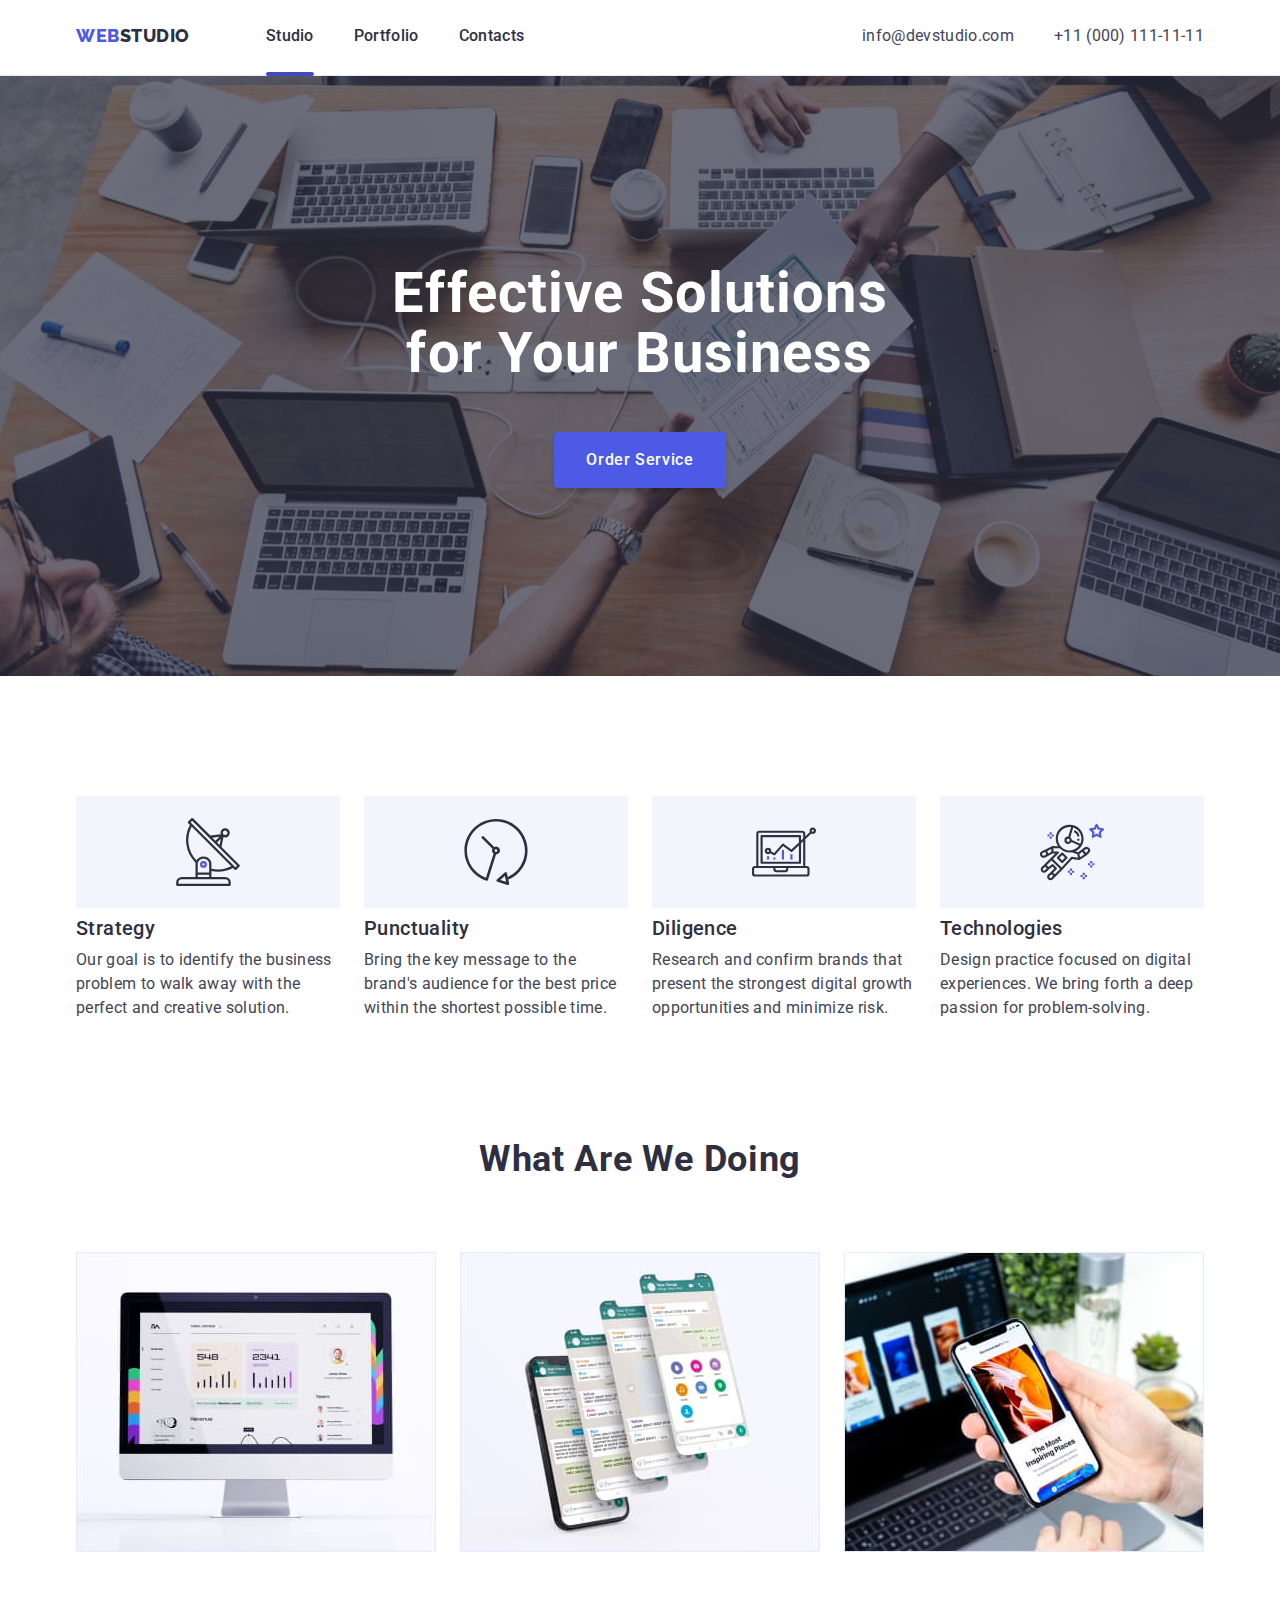
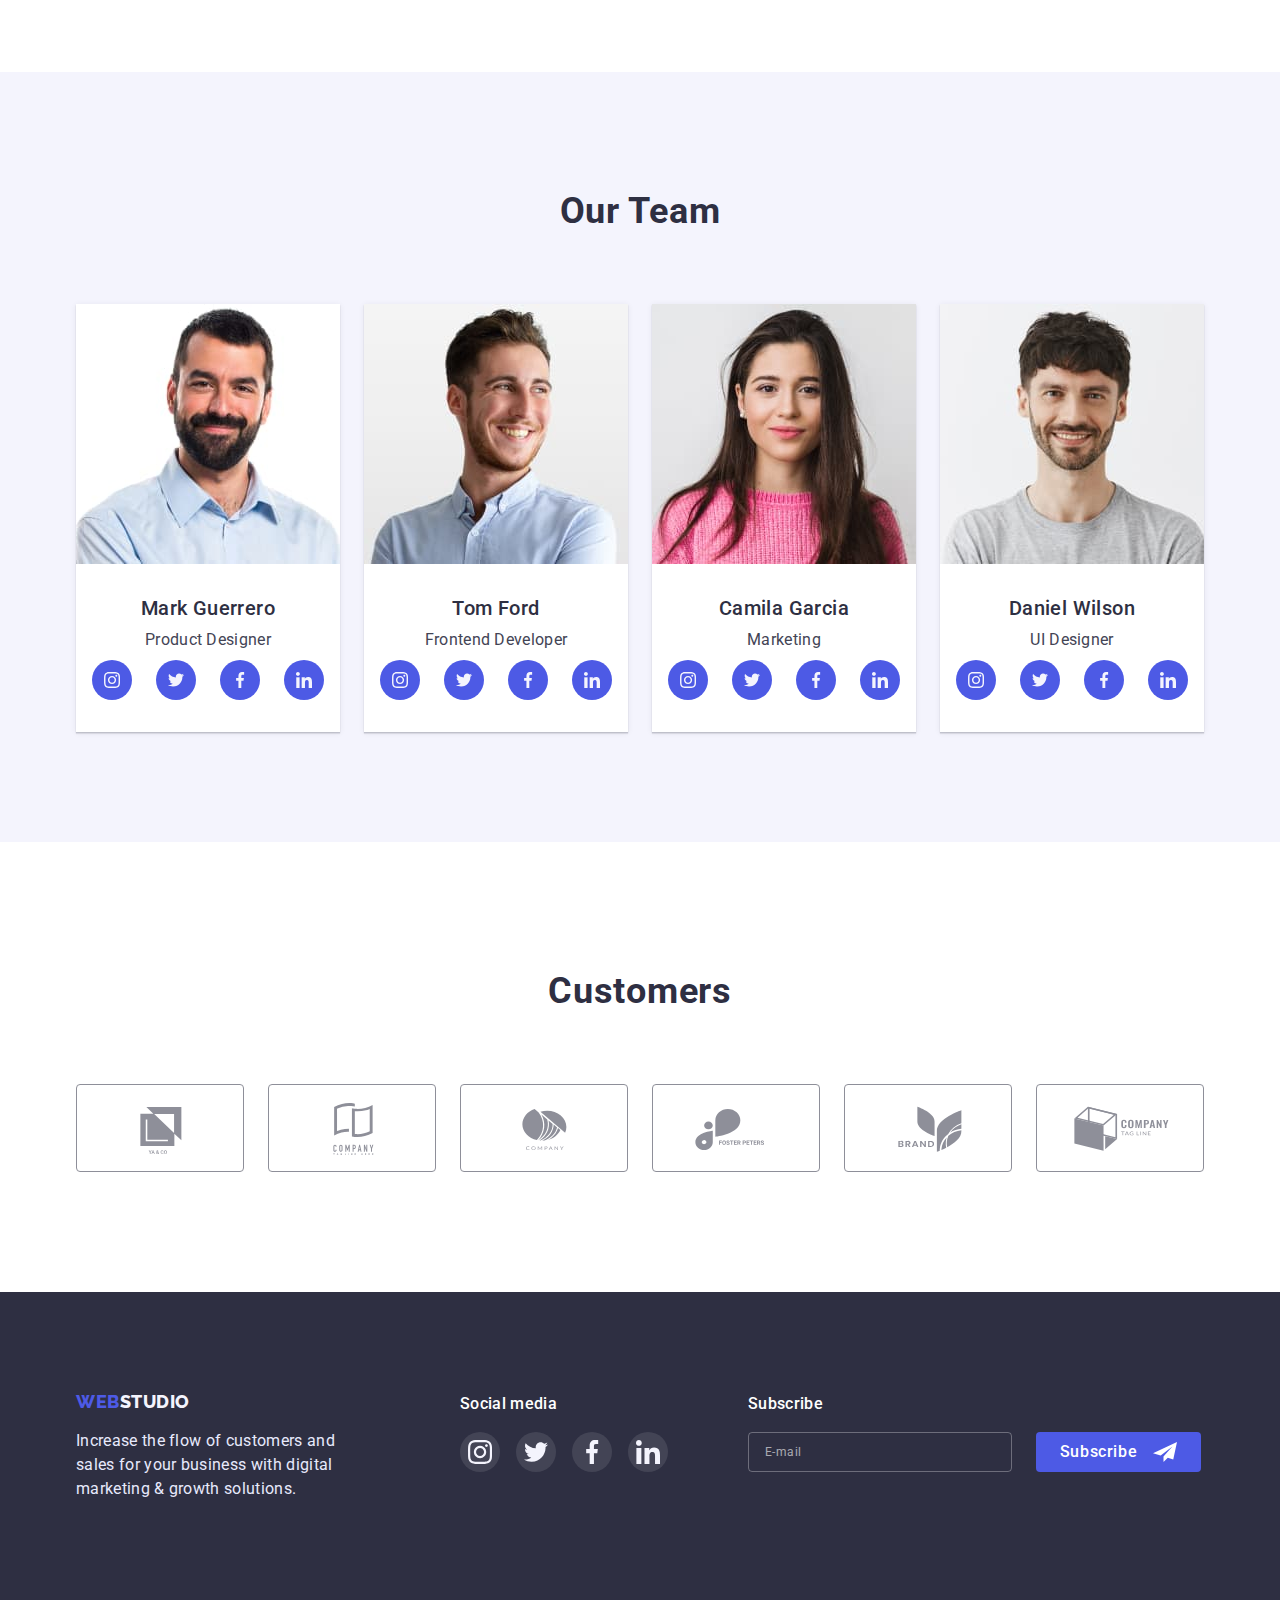
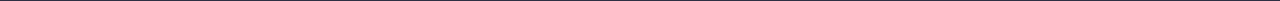
<file: index.html>
<!DOCTYPE html>
<html lang="en">
  <head>
    <meta charset="UTF-8" />
    <meta http-equiv="X-UA-Compatible" content="IE=edge" />
    <meta name="viewport" content="width=device-width, initial-scale=1.0" />
    <title>WebStudio</title>
    <link rel="preconnect" href="https://fonts.googleapis.com" />
    <link rel="preconnect" href="https://fonts.gstatic.com" crossorigin />
    <link
      href="https://fonts.googleapis.com/css2?family=Raleway:wght@800&family=Roboto:wght@400;500;700&display=swap"
      rel="stylesheet"
    />
    <link
      rel="stylesheet"
      href="https://cdnjs.cloudflare.com/ajax/libs/modern-normalize/1.1.0/modern-normalize.min.css"
    />

    <link rel="stylesheet" href="./css/styles.css" />
  </head>
  <body class="body">
    <!--HEADER-->
    <header class="main-header">
      <div class="container heder-container">
        <nav class="main-nav">
          <a class="logotype link" href="./index.html"
            >Web<span class="header-logo-part">Studio</span>
          </a>
          <ul class="menu list">
            <li class="menu-item">
              <a class="menu-link link current" href="./index.html">Studio</a>
            </li>
            <li class="menu-item">
              <a class="menu-link link" href="./portfolio.html">Portfolio</a>
            </li>
            <li class="menu-item">
              <a class="menu-link link" href="">Contacts</a>
            </li>
          </ul>
        </nav>
        <address class="contacts-address">
          <ul class="address-menu list">
            <li class="address-menu-item">
              <a class="contact-e-mail link" href="mailto:info@devstudio.com"
                >info@devstudio.com</a
              >
            </li>
            <li class="address-menu-item">
              <a class="contact-phone-number link" href="tel:+110001111111"
                >+11 (000) 111-11-11</a
              >
            </li>
          </ul>
        </address>
      </div>
    </header>
    <!--MAIN-->
    <main class="main">
      <!--HERO-->
      <section class="hero">
        <h1 class="main-title">Effective Solutions for Your Business</h1>
        <button class="modal-btn" data-modal-open type="button">
          Order Service
        </button>
      </section>
      <!--PRINCIPLRS OF WORK-->
      <section class="principles">
        <div class="container">
          <h2 class="visually-hidden">Principles of work</h2>
          <ul class="principles-list list">
            <li class="principles-item icon-sat-antenna">
              <h3 class="principles-suptitle suptitle">Strategy</h3>
              <p class="principles-text">
                Our goal is to identify the business problem to walk away with
                the perfect and creative solution.
              </p>
            </li>
            <li class="principles-item icon-clock">
              <h3 class="principles-suptitle suptitle">Punctuality</h3>
              <p class="principles-text">
                Bring the key message to the brand's audience for the best price
                within the shortest possible time.
              </p>
            </li>
            <li class="principles-item icon-comp">
              <h3 class="principles-suptitle suptitle">Diligence</h3>
              <p class="principles-text">
                Research and confirm brands that present the strongest digital
                growth opportunities and minimize risk.
              </p>
            </li>
            <li class="principles-item icon-cosmonaut">
              <h3 class="principles-suptitle suptitle">Technologies</h3>
              <p class="principles-text">
                Design practice focused on digital experiences. We bring forth a
                deep passion for problem-solving.
              </p>
            </li>
          </ul>
        </div>
      </section>
      <!--ABOUT-->
      <section class="about">
        <div class="container">
          <h2 class="about-title">What are we doing</h2>
          <ul class="about-list list">
            <li class="about-item">
              <img src="./images/monitor1.jpg" alt="monitor" width="360" />
            </li>
            <li class="about-item">
              <img
                src="./images/smartphone2.jpg"
                alt="smartphone"
                width="360"
              />
            </li>
            <li class="about-item">
              <img
                src="./images/smartphone-laptop3.jpg"
                alt="smartphone laptop"
                width="360"
              />
            </li>
          </ul>
        </div>
      </section>
      <!--OUR TEAM-->
      <section class="team">
        <div class="container">
          <h2 class="team-title">Our Team</h2>
          <ul class="team-list list">
            <li class="team-item">
              <img
                src="./images/mark-guerrero1.jpg"
                alt="employee mark guerrero"
                width="264"
              />
              <div class="team-suptitle-text">
                <h3 class="team-suptitle suptitle">Mark Guerrero</h3>
                <p class="team-text">Product Designer</p>
                <ul class="team-soc-list list">
                  <li class="team-soc-item">
                    <a href="" class="team-soc-link link">
                      <svg class="team-soc-icon" width="16" height="16">
                        <use
                          href="./images/icons.svg/symbol-defs.svg#icon-instagram"
                        ></use>
                      </svg>
                    </a>
                  </li>
                  <li class="team-soc-item">
                    <a href="" class="team-soc-link link">
                      <svg class="team-soc-icon" width="16" height="16">
                        <use
                          href="./images/icons.svg/symbol-defs.svg#icon-twitter"
                        ></use>
                      </svg>
                    </a>
                  </li>
                  <li class="team-soc-item">
                    <a href="" class="team-soc-link link">
                      <svg class="team-soc-icon" width="16" height="16">
                        <use
                          href="./images/icons.svg/symbol-defs.svg#icon-facebook"
                        ></use>
                      </svg>
                    </a>
                  </li>
                  <li class="team-soc-item">
                    <a href="" class="team-soc-link link">
                      <svg class="team-soc-icon" width="16" height="16">
                        <use
                          href="./images/icons.svg/symbol-defs.svg#icon-linkedin"
                        ></use>
                      </svg>
                    </a>
                  </li>
                </ul>
              </div>
            </li>
            <li class="team-item">
              <img
                src="./images/tom-ford2.jpg"
                alt="employee tom ford"
                width="264"
              />
              <div class="team-suptitle-text">
                <h3 class="team-suptitle suptitle">Tom Ford</h3>
                <p class="team-text">Frontend Developer</p>
                <ul class="team-soc-list list">
                  <li class="team-soc-item">
                    <a href="" class="team-soc-link link">
                      <svg class="team-soc-icon" width="16" height="16">
                        <use
                          href="./images/icons.svg/symbol-defs.svg#icon-instagram"
                        ></use>
                      </svg>
                    </a>
                  </li>
                  <li class="team-soc-item">
                    <a href="" class="team-soc-link link">
                      <svg class="team-soc-icon" width="16" height="16">
                        <use
                          href="./images/icons.svg/symbol-defs.svg#icon-twitter"
                        ></use>
                      </svg>
                    </a>
                  </li>
                  <li class="team-soc-item">
                    <a href="" class="team-soc-link link">
                      <svg class="team-soc-icon" width="16" height="16">
                        <use
                          href="./images/icons.svg/symbol-defs.svg#icon-facebook"
                        ></use>
                      </svg>
                    </a>
                  </li>
                  <li class="team-soc-item">
                    <a href="" class="team-soc-link link">
                      <svg class="team-soc-icon" width="16" height="16">
                        <use
                          href="./images/icons.svg/symbol-defs.svg#icon-linkedin"
                        ></use>
                      </svg>
                    </a>
                  </li>
                </ul>
              </div>
            </li>
            <li class="team-item">
              <img
                src="./images/camila-garcia3.jpg"
                alt="employee camila garcia"
                width="264"
              />
              <div class="team-suptitle-text">
                <h3 class="team-suptitle suptitle">Camila Garcia</h3>
                <p class="team-text">Marketing</p>
                <ul class="team-soc-list list">
                  <li class="team-soc-item">
                    <a href="" class="team-soc-link link">
                      <svg class="team-soc-icon" width="16" height="16">
                        <use
                          href="./images/icons.svg/symbol-defs.svg#icon-instagram"
                        ></use>
                      </svg>
                    </a>
                  </li>
                  <li class="team-soc-item">
                    <a href="" class="team-soc-link link">
                      <svg class="team-soc-icon" width="16" height="16">
                        <use
                          href="./images/icons.svg/symbol-defs.svg#icon-twitter"
                        ></use>
                      </svg>
                    </a>
                  </li>
                  <li class="team-soc-item">
                    <a href="" class="team-soc-link link">
                      <svg class="team-soc-icon" width="16" height="16">
                        <use
                          href="./images/icons.svg/symbol-defs.svg#icon-facebook"
                        ></use>
                      </svg>
                    </a>
                  </li>
                  <li class="team-soc-item">
                    <a href="" class="team-soc-link link">
                      <svg class="team-soc-icon" width="16" height="16">
                        <use
                          href="./images/icons.svg/symbol-defs.svg#icon-linkedin"
                        ></use>
                      </svg>
                    </a>
                  </li>
                </ul>
              </div>
            </li>
            <li class="team-item">
              <img
                src="./images/daniel-wilson4.jpg"
                alt="employee daniel wilson"
                width="264"
              />
              <div class="team-suptitle-text">
                <h3 class="team-suptitle suptitle">Daniel Wilson</h3>
                <p class="team-text">UI Designer</p>
                <ul class="team-soc-list list">
                  <li class="team-soc-item">
                    <a href="" class="team-soc-link link">
                      <svg class="team-soc-icon" width="16" height="16">
                        <use
                          href="./images/icons.svg/symbol-defs.svg#icon-instagram"
                        ></use>
                      </svg>
                    </a>
                  </li>
                  <li class="team-soc-item">
                    <a href="" class="team-soc-link link">
                      <svg class="team-soc-icon" width="16" height="16">
                        <use
                          href="./images/icons.svg/symbol-defs.svg#icon-twitter"
                        ></use>
                      </svg>
                    </a>
                  </li>
                  <li class="team-soc-item">
                    <a href="" class="team-soc-link link">
                      <svg class="team-soc-icon" width="16" height="16">
                        <use
                          href="./images/icons.svg/symbol-defs.svg#icon-facebook"
                        ></use>
                      </svg>
                    </a>
                  </li>
                  <li class="team-soc-item">
                    <a href="" class="team-soc-link link">
                      <svg class="team-soc-icon" width="16" height="16">
                        <use
                          href="./images/icons.svg/symbol-defs.svg#icon-linkedin"
                        ></use>
                      </svg>
                    </a>
                  </li>
                </ul>
              </div>
            </li>
          </ul>
        </div>
      </section>
      <!--CUSTOMERS-->
      <section class="customers">
        <div class="container">
          <h2 class="customers-title">Customers</h2>
          <ul class="customers-list list">
            <li class="customers-item">
              <a href="" class="customers-link link">
                <svg class="customers-icon" width="104" height="56">
                  <use
                    href="./images/icons.svg/icons.svg#icon-Logo-ya-and-co-aa"
                  ></use>
                </svg>
              </a>
            </li>
            <li class="customers-item">
              <a href="" class="customers-link link">
                <svg class="customers-icon" width="104" height="56">
                  <use
                    href="./images/icons.svg/icons.svg#icon-Logo-tagline-here-bb"
                  ></use>
                </svg>
              </a>
            </li>
            <li class="customers-item">
              <a href="" class="customers-link link">
                <svg class="customers-icon" width="104" height="56">
                  <use
                    href="./images/icons.svg/icons.svg#icon-Logo-company-cc"
                  ></use>
                </svg>
              </a>
            </li>
            <li class="customers-item">
              <a href="" class="customers-link link">
                <svg class="customers-icon" width="104" height="56">
                  <use
                    href="./images/icons.svg/icons.svg#icon-Logo-foster-peters-dd"
                  ></use>
                </svg>
              </a>
            </li>
            <li class="customers-item">
              <a href="" class="customers-link link">
                <svg class="customers-icon" width="104" height="56">
                  <use
                    href="./images/icons.svg/icons.svg#icon-Logo-brand-ee"
                  ></use>
                </svg>
              </a>
            </li>
            <li class="customers-item">
              <a href="" class="customers-link link">
                <svg class="customers-icon" width="104" height="56">
                  <use
                    href="./images/icons.svg/icons.svg#icon-Logo-company-tag-line-ff"
                  ></use>
                </svg>
              </a>
            </li>
          </ul>
        </div>
      </section>
    </main>
    <!--FOOTER-->
    <footer class="footer">
      <div class="container footer-container">
        <div class="footer-wrap-logo">
          <a class="footer-logotype link" href="./index.html"
            >Web<span class="footer-logo-part">Studio</span>
          </a>
          <p class="footer-text">
            Increase the flow of customers and sales for your business with
            digital marketing & growth solutions.
          </p>
        </div>
        <div class="footer-wrap-cocial-media">
          <h3 class="footer-suptitle">Social media</h3>
          <ul class="footer-soc-list list">
            <li class="footer-soc-item">
              <a href="" class="footer-soc-link link">
                <svg class="footer-soc-icon" width="24" height="24">
                  <use
                    href="./images/icons.svg/symbol-defs.svg#icon-instagram"
                  ></use>
                </svg>
              </a>
            </li>
            <li class="footer-soc-item">
              <a href="" class="footer-soc-link link">
                <svg class="footer-soc-icon" width="24" height="24">
                  <use
                    href="./images/icons.svg/symbol-defs.svg#icon-twitter"
                  ></use>
                </svg>
              </a>
            </li>
            <li class="footer-soc-item">
              <a href="" class="footer-soc-link link">
                <svg class="footer-soc-icon" width="24" height="24">
                  <use
                    href="./images/icons.svg/symbol-defs.svg#icon-facebook"
                  ></use>
                </svg>
              </a>
            </li>
            <li class="footer-soc-item">
              <a href="" class="footer-soc-link link">
                <svg class="footer-soc-icon" width="24" height="24">
                  <use
                    href="./images/icons.svg/symbol-defs.svg#icon-linkedin"
                  ></use>
                </svg>
              </a>
            </li>
          </ul>
        </div>
        <section class="subscribe">
          <h3 class="footer-suptitle">Subscribe</h3>
          <form class="subscribe-form">
            <input
              name="subscribe-email"
              type="email"
              class="subscribe-input"
              placeholder="E-mail"
            />
            <div class="subscribe-btn-wrap">
              <button type="submit" class="btn button-subscribe">
                Subscribe
              </button>
              <svg class="subscribe-btn-icon" width="24" height="24">
                <use href="./images/icons.svg/icons.svg#icon-send-plane"></use>
              </svg>
            </div>
          </form>
        </section>
      </div>
    </footer>
    <div class="backdrop is-hidden" data-modal>
      <div class="modal">
        <button class="modal-close" data-modal-close type="button">
          <svg class="modal-close-icon" width="8" height="8">
            <use
              href="./images/icons.svg/modal-wind-x.svg#icon-close-black-xx"
            ></use>
          </svg>
        </button>
        <p class="modal-title">Leave your contacts and we will call you back</p>
        <form class="modal-form">
          <div class="modal-field">
            <label for="user-name" class="modal-input-text">Name</label>
            <div class="input-wrap">
              <input
                name="user-name"
                id="user-name"
                type="text"
                class="modal-input"
                required
              />
              <svg class="modal-input-icon" width="18" height="18">
                <use href="./images/icons.svg/icons.svg#icon-person-aaa"></use>
              </svg>
            </div>
          </div>
          <div class="modal-field">
            <label for="user-tel" class="modal-input-text">Phone</label>
            <div class="input-wrap">
              <input
                name="user-tel"
                id="user-tel"
                type="tel"
                class="modal-input"
                required
              />
              <svg class="modal-input-icon" width="18" height="24">
                <use href="./images/icons.svg/icons.svg#icon-phone-ccc"></use>
              </svg>
            </div>
          </div>
          <div class="modal-field">
            <label for="user-email" class="modal-input-text">Email</label>
            <div class="input-wrap">
              <input
                name="user-email"
                id="user-email"
                type="email"
                class="modal-input"
              />
              <svg class="modal-input-icon" width="18" height="24">
                <use href="./images/icons.svg/icons.svg#icon-email-bbb"></use>
              </svg>
            </div>
          </div>
          <div class="modal-field-comment">
            <label for="user-text" class="modal-input-text">Comment</label>
            <textarea
              name="user-text"
              id="user-text"
              class="modal-comment"
              placeholder="Text input"
            ></textarea>
          </div>
          <div class="modal-field-checkbox">
            <input
              type="checkbox"
              id="policy"
              name="policy"
              value="true"
              class="modal-check visually-hidden"
              required
            />
            <label for="policy" class="check-text"
              >I accept the terms and conditions of the
              <a class="modal-policy-link" href=""> Privacy Policy</a></label
            >
          </div>
          <button type="submit" class="button-send">Send</button>
        </form>
      </div>
    </div>
    <script src="./js/modal.js"></script>
  </body>
</html>
</file>
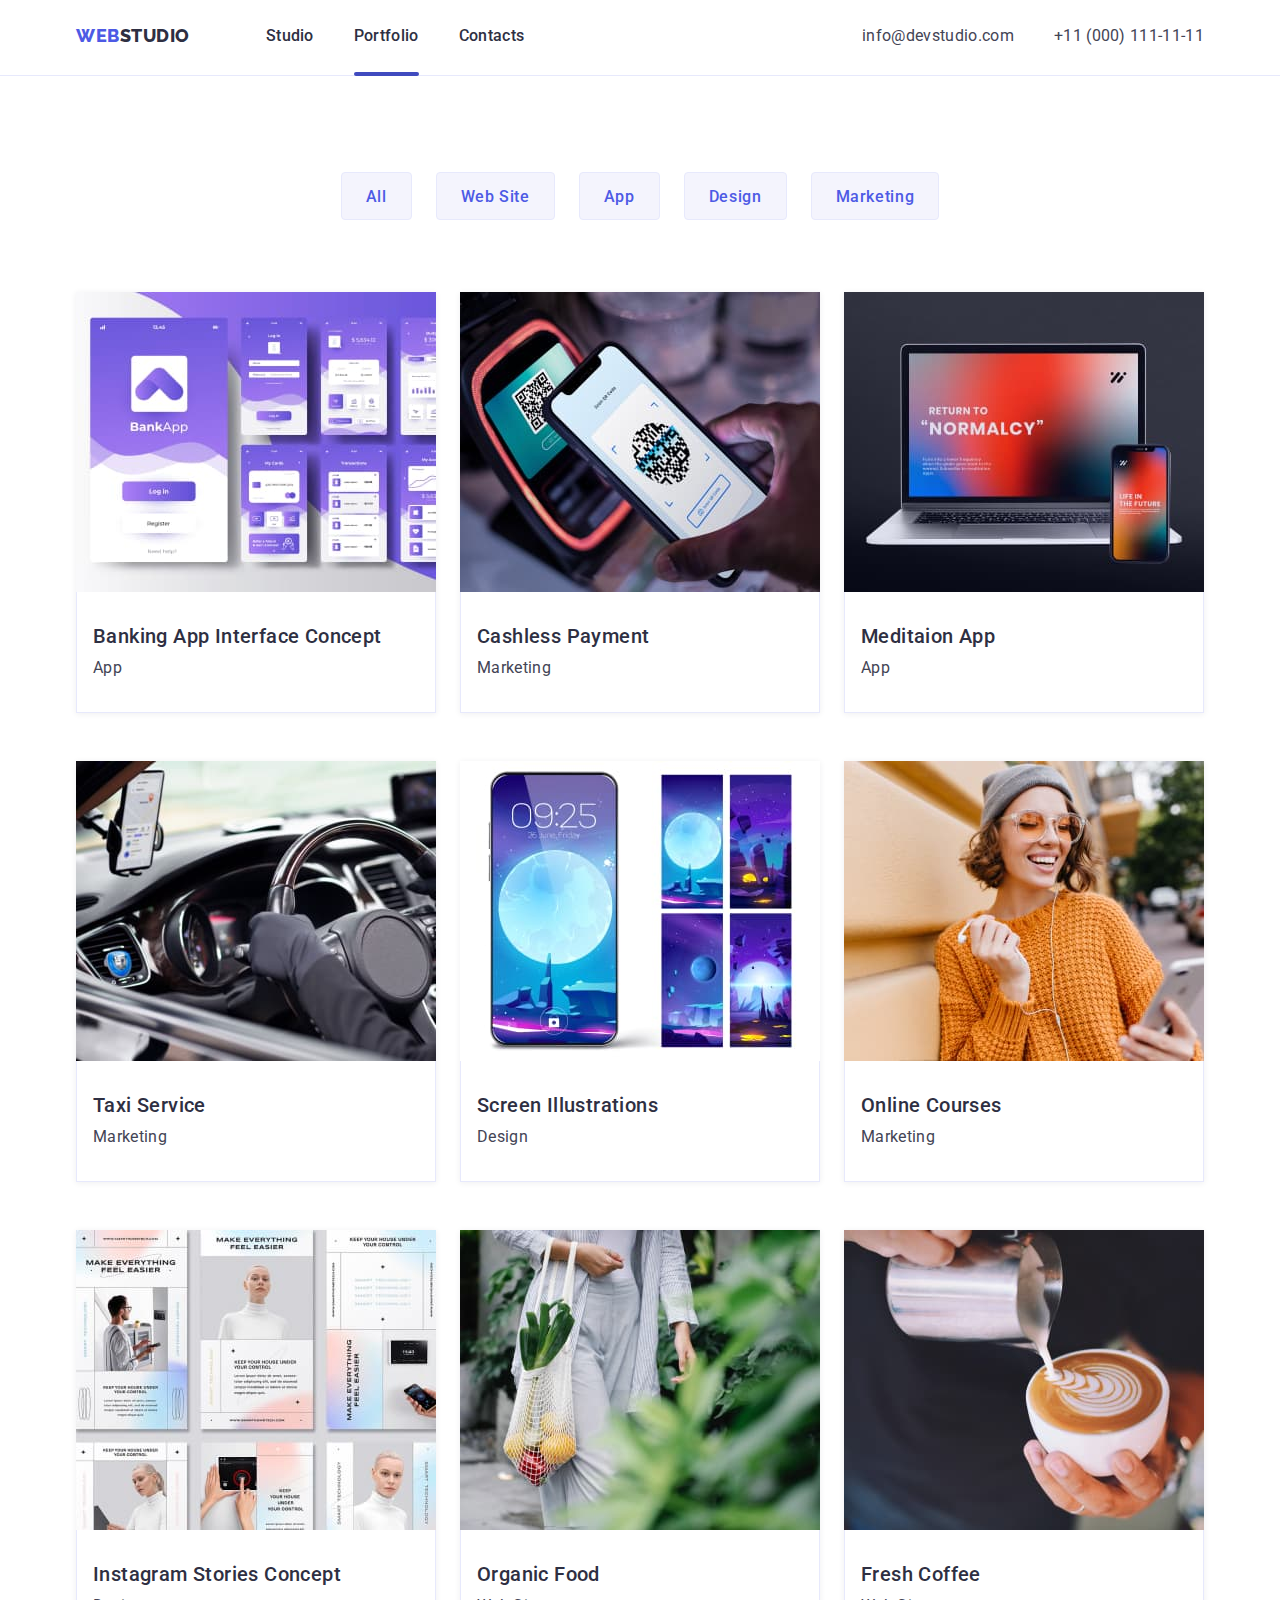
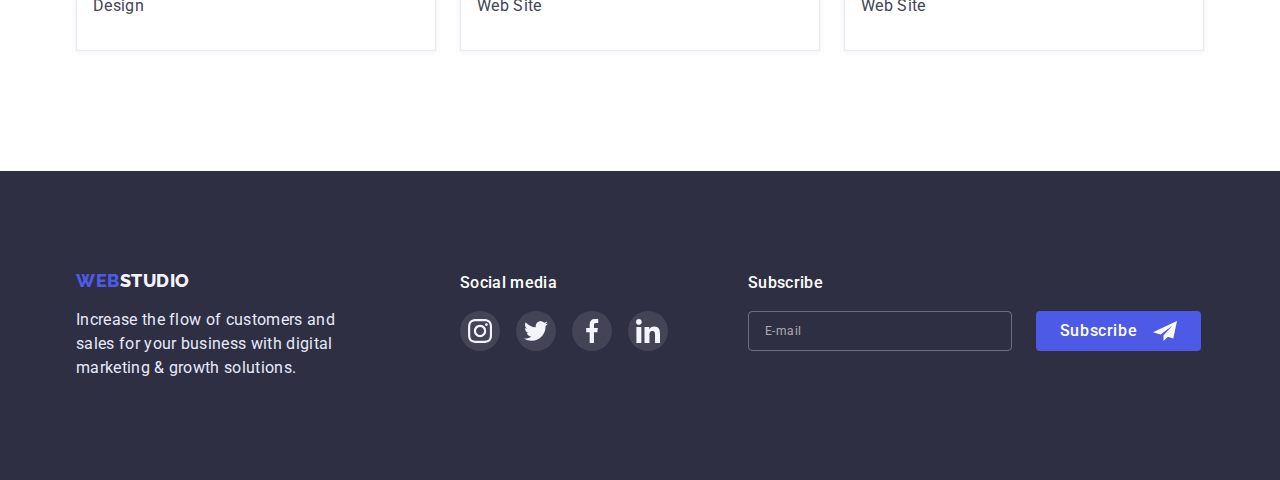
<file: portfolio.html>
<!DOCTYPE html>
<html lang="en">
  <head>
    <meta charset="UTF-8" />
    <meta http-equiv="X-UA-Compatible" content="IE=edge" />
    <meta name="viewport" content="width=device-width, initial-scale=1.0" />
    <title>Portfolio</title>
    <link rel="preconnect" href="https://fonts.googleapis.com" />
    <link rel="preconnect" href="https://fonts.gstatic.com" crossorigin />
    <link
      href="https://fonts.googleapis.com/css2?family=Raleway:wght@800&family=Roboto:wght@400;500;700&display=swap"
      rel="stylesheet"
    />
    <link
      rel="stylesheet"
      href="https://cdnjs.cloudflare.com/ajax/libs/modern-normalize/1.1.0/modern-normalize.min.css"
    />
    <link rel="stylesheet" href="./css/styles.css" />
  </head>
  <body>
    <!--HEADER-PORTFPLIO-->
    <header class="main-header">
      <div class="container heder-container">
        <nav class="main-nav">
          <a class="logotype link" href="./index.html"
            >Web<span class="header-logo-part">Studio</span>
          </a>
          <ul class="menu list">
            <li class="menu-item">
              <a class="menu-link link" href="./index.html">Studio</a>
            </li>
            <li class="menu-item">
              <a class="menu-link link current" href="./portfolio.html"
                >Portfolio</a
              >
            </li>
            <li class="menu-item">
              <a class="menu-link link" href="">Contacts</a>
            </li>
          </ul>
        </nav>
        <address class="contacts-address">
          <ul class="address-menu list">
            <li class="address-menu-item">
              <a class="contact-e-mail link" href="mailto:info@devstudio.com"
                >info@devstudio.com</a
              >
            </li>
            <li class="address-menu-item">
              <a class="contact-phone-number link" href="tel:+110001111111"
                >+11 (000) 111-11-11</a
              >
            </li>
          </ul>
        </address>
      </div>
    </header>

    <!--MAIN-PORTFOLIO-->

    <main class="main-portfolio">
      <section class="portfolio">
        <div class="container">
          <h1 class="visually-hidden">Portfolio</h1>
          <ul class="portfolio-list list">
            <li class="portfolio-item">
              <button class="portfolio-btn" type="button">All</button>
            </li>
            <li class="portfolio-item">
              <button class="portfolio-btn" type="button">Web Site</button>
            </li>
            <li class="portfolio-item">
              <button class="portfolio-btn" type="button">App</button>
            </li>
            <li class="portfolio-item">
              <button class="portfolio-btn" type="button">Design</button>
            </li>
            <li class="portfolio-item">
              <button class="portfolio-btn" type="button">Marketing</button>
            </li>
          </ul>
          <ul class="job-list list">
            <li class="job-item">
              <a class="picture-link link" href="">
                <div class="portfolio-top-wrap">
                  <img
                    src="./images/portfolio/banking-a-i-c-a.jpg"
                    alt="banking app
            interface concept"
                    width="360"
                    height="300"
                  />
                  <p class="portfolio-top-text">
                    14 Stylish and User-Friendly App Design Concepts · Task
                    Manager App · Calorie Tracker App · Exotic Fruit Ecommerce
                    App · Cloud Storage App
                  </p>
                </div>
                <div class="box-suptitle-text">
                  <h2 class="job-suptitle suptitle">
                    Banking App Interface Concept
                  </h2>
                  <p class="job-text">App</p>
                </div>
              </a>
            </li>
            <li class="job-item">
              <a class="picture-link link" href="">
                <div class="portfolio-top-wrap">
                  <img
                    src="./images/portfolio/cashless-payment-b.jpg"
                    alt="cashless
            payment"
                    width="360"
                    height="300"
                  />
                  <p class="portfolio-top-text">
                    14 Stylish and User-Friendly App Design Concepts · Task
                    Manager App · Calorie Tracker App · Exotic Fruit Ecommerce
                    App · Cloud Storage App
                  </p>
                </div>
                <div class="box-suptitle-text">
                  <h2 class="job-suptitle suptitle">Cashless Payment</h2>
                  <p class="job-text">Marketing</p>
                </div>
              </a>
            </li>
            <li class="job-item">
              <a class="picture-link link" href="">
                <div class="portfolio-top-wrap">
                  <img
                    src="./images/portfolio/meditaion-app-c.jpg"
                    alt="meditaion
            app"
                    width="360"
                    height="300"
                  />
                  <p class="portfolio-top-text">
                    14 Stylish and User-Friendly App Design Concepts · Task
                    Manager App · Calorie Tracker App · Exotic Fruit Ecommerce
                    App · Cloud Storage App
                  </p>
                </div>
                <div class="box-suptitle-text">
                  <h2 class="job-suptitle suptitle">Meditaion App</h2>
                  <p class="job-text">App</p>
                </div>
              </a>
            </li>
            <li class="job-item">
              <a class="picture-link link" href="">
                <div class="portfolio-top-wrap">
                  <img
                    src="./images/portfolio/taxi-service-d.jpg"
                    alt="taxi service"
                    width="360"
                    height="300"
                  />
                  <p class="portfolio-top-text">
                    14 Stylish and User-Friendly App Design Concepts · Task
                    Manager App · Calorie Tracker App · Exotic Fruit Ecommerce
                    App · Cloud Storage App
                  </p>
                </div>
                <div class="box-suptitle-text">
                  <h2 class="job-suptitle suptitle">Taxi Service</h2>
                  <p class="job-text">Marketing</p>
                </div>
              </a>
            </li>
            <li class="job-item">
              <a class="picture-link link" href="">
                <div class="portfolio-top-wrap">
                  <img
                    src="./images/portfolio/screen-illustrations-e.jpg"
                    alt="screen
            illustrations"
                    width="360"
                    height="300"
                  />
                  <p class="portfolio-top-text">
                    14 Stylish and User-Friendly App Design Concepts · Task
                    Manager App · Calorie Tracker App · Exotic Fruit Ecommerce
                    App · Cloud Storage App
                  </p>
                </div>
                <div class="box-suptitle-text">
                  <h2 class="job-suptitle suptitle">Screen Illustrations</h2>
                  <p class="job-text">Design</p>
                </div>
              </a>
            </li>
            <li class="job-item">
              <a class="picture-link link" href="">
                <div class="portfolio-top-wrap">
                  <img
                    src="./images/portfolio/online-courses-f.jpg"
                    alt="online
            courses"
                    width="360"
                    height="300"
                  />
                  <p class="portfolio-top-text">
                    14 Stylish and User-Friendly App Design Concepts · Task
                    Manager App · Calorie Tracker App · Exotic Fruit Ecommerce
                    App · Cloud Storage App
                  </p>
                </div>
                <div class="box-suptitle-text">
                  <h2 class="job-suptitle suptitle">Online Courses</h2>
                  <p class="job-text">Marketing</p>
                </div>
              </a>
            </li>
            <li class="job-item">
              <a class="picture-link link" href="">
                <div class="portfolio-top-wrap">
                  <img
                    src="./images/portfolio/instagram-stories-concept-g.jpg"
                    alt="instagram stories concept"
                    width="360"
                    height="300"
                  />
                  <p class="portfolio-top-text">
                    14 Stylish and User-Friendly App Design Concepts · Task
                    Manager App · Calorie Tracker App · Exotic Fruit Ecommerce
                    App · Cloud Storage App
                  </p>
                </div>
                <div class="box-suptitle-text">
                  <h2 class="job-suptitle suptitle">
                    Instagram Stories Concept
                  </h2>
                  <p class="job-text">Design</p>
                </div>
              </a>
            </li>
            <li class="job-item">
              <a class="picture-link link" href="">
                <div class="portfolio-top-wrap">
                  <img
                    src="./images/portfolio/organic-food-h.jpg"
                    alt="organic food"
                    width="360"
                    height="300"
                  />
                  <p class="portfolio-top-text">
                    14 Stylish and User-Friendly App Design Concepts · Task
                    Manager App · Calorie Tracker App · Exotic Fruit Ecommerce
                    App · Cloud Storage App
                  </p>
                </div>
                <div class="box-suptitle-text">
                  <h2 class="job-suptitle suptitle">Organic Food</h2>
                  <p class="job-text">Web Site</p>
                </div>
              </a>
            </li>
            <li class="job-item">
              <a class="picture-link link" href="">
                <div class="portfolio-top-wrap">
                  <img
                    src="./images/portfolio/fresh-coffee-i.jpg"
                    alt="fresh coffee"
                    width="360"
                    height="300"
                  />
                  <p class="portfolio-top-text">
                    14 Stylish and User-Friendly App Design Concepts · Task
                    Manager App · Calorie Tracker App · Exotic Fruit Ecommerce
                    App · Cloud Storage App
                  </p>
                </div>
                <div class="box-suptitle-text">
                  <h2 class="job-suptitle suptitle">Fresh Coffee</h2>
                  <p class="job-text">Web Site</p>
                </div>
              </a>
            </li>
          </ul>
        </div>
      </section>
    </main>

    <!--FOOTER-->
    <footer class="footer">
      <div class="container footer-container">
        <div class="footer-wrap-logo">
          <a class="footer-logotype link" href="./index.html"
            >Web<span class="footer-logo-part">Studio</span>
          </a>
          <p class="footer-text">
            Increase the flow of customers and sales for your business with
            digital marketing & growth solutions.
          </p>
        </div>
        <div class="footer-wrap-cocial-media">
          <h3 class="footer-suptitle">Social media</h3>
          <ul class="footer-soc-list list">
            <li class="footer-soc-item">
              <a href="" class="footer-soc-link link">
                <svg class="footer-soc-icon" width="24" height="24">
                  <use
                    href="./images/icons.svg/symbol-defs.svg#icon-instagram"
                  ></use>
                </svg>
              </a>
            </li>
            <li class="footer-soc-item">
              <a href="" class="footer-soc-link link">
                <svg class="footer-soc-icon" width="24" height="24">
                  <use
                    href="./images/icons.svg/symbol-defs.svg#icon-twitter"
                  ></use>
                </svg>
              </a>
            </li>
            <li class="footer-soc-item">
              <a href="" class="footer-soc-link link">
                <svg class="footer-soc-icon" width="24" height="24">
                  <use
                    href="./images/icons.svg/symbol-defs.svg#icon-facebook"
                  ></use>
                </svg>
              </a>
            </li>
            <li class="footer-soc-item">
              <a href="" class="footer-soc-link link">
                <svg class="footer-soc-icon" width="24" height="24">
                  <use
                    href="./images/icons.svg/symbol-defs.svg#icon-linkedin"
                  ></use>
                </svg>
              </a>
            </li>
          </ul>
        </div>
        <section class="subscribe">
          <h3 class="footer-suptitle">Subscribe</h3>
          <form class="subscribe-form">
            <input
              name="subscribe-email"
              type="email"
              class="subscribe-input"
              placeholder="E-mail"
            />
            <div class="subscribe-btn-wrap">
              <button type="submit" class="btn button-subscribe">
                Subscribe
              </button>
              <svg class="subscribe-btn-icon" width="24" height="24">
                <use href="./images/icons.svg/icons.svg#icon-send-plane"></use>
              </svg>
            </div>
          </form>
        </section>
      </div>
    </footer>
    <script src="./js/modal.js"></script>
  </body>
</html>
</file>
<file: css/styles.css>
html {
    box-sizing: border-box;
}

*,
*::before,
*::after {
    box-sizing: inherit;
}

ul {
    margin: 0;
    padding-left: 0;
}

img {
    display: block;
}

.list {
    padding: 0;
    list-style: none;
}

.link {
    text-decoration: none;
}

body {
    margin: 0 auto;
    font-family: 'Roboto',
            sans-serif;
    color: #2E2F42;
}

:root {
    --accent-color: #4D5AE5;
    --second-font-family: 'Raleway',
        sans-serif;
    --second-color: #434455;
    --dark-background-color: #2E2F42;
    --gra: linear-gradient(rgba(46, 47, 66, 0.7), rgba(46, 47, 66, 0.7));
}

.visually-hidden {
    position: absolute;
    width: 1px;
    height: 1px;
    margin: -1px;
    border: 0;
    padding: 0;
    white-space: nowrap;
    clip-path: inset(100%);
    clip: rect(0 0 0 0);
    overflow: hidden;
}

/* ============================ COMPONENTS =======*/

.suptitle {
    margin-top: 0;
    margin-bottom: 8px;
    font-weight: 500;
    font-size: 20px;
    line-height: 1.2;
    letter-spacing: 0.02em;
}

/* ============================= HEADER ======= */

.main-header {
    border-bottom: 1px solid #E7E9FC;
    background-color: #FFFFFF;
    padding-top: 24px;
    padding-bottom: 27px;
}

.container {
    margin-left: auto;
    margin-right: auto;
    padding-left: 15px;
    padding-right: 15px;
    width: 1158px;
}

.heder-container {
    display: flex;
}

.main-nav {
    margin-right: auto;
    display: flex;
}

.logotype {
    margin-right: 76px;
    align-items: center;
    font-family: var(--second-font-family);
    font-style: normal;
    font-weight: 800;
    font-size: 18px;
    line-height: 1.33;
    display: flex;
    align-items: center;
    letter-spacing: 0.03em;
    text-transform: uppercase;
    color: var(--accent-color)
}

.header-logo-part {
    display: inline-block;
    color: #2E2F42;
}

.menu {
    gap: 40px;
    display: flex;
}

.menu-link {
    font-weight: 500;
    font-size: 16px;
    line-height: 1.5;
    letter-spacing: 0.02em;
    color: #2E2F42;
    transition: color 250ms cubic-bezier(0.4, 0, 0.2, 1);
}

.menu-link:hover,
.menu-link:focus {
    color: #404BBF;
}

.contacts-address {
    font-style: normal;
}

.current {
    position: relative;
}

.current::after {
    content: '';
    position: absolute;
    left: 0;
    bottom: -31px;
    width: 100%;
    height: 4px;
    background: #404BBF;
    border-radius: 2px;
}

.address-menu {
    gap: 40px;
    display: flex;
}

.contact-e-mail {
    font-size: 16px;
    line-height: 1.5;
    letter-spacing: 0.02em;
    color: #434455;
    transition: color 250ms cubic-bezier(0.4, 0, 0.2, 1);
}

.contact-e-mail:hover,
.contact-e-mail:focus {
    color: #404BBF;
}

.contact-phone-number {
    font-size: 16px;
    line-height: 1.5;
    letter-spacing: 0.02em;
    color: #434455;
    transition: color 250ms cubic-bezier(0.4, 0, 0.2, 1);
}

.contact-phone-number:hover,
.contact-phone-number:focus {
    color: #404BBF;
}

/*++++++++++++++++++++++++++++++ MAIN ++++++++++++++*/

/*============================== HERO =======*/

.hero {
    background-size: cover;
    background-repeat: no-repeat;
    max-width: 1440px;
    margin: auto;
    background-image: var(--gra), url(../images/hero-bg.jpg);
    padding-top: 188px;
    padding-bottom: 188px;
    text-align: center;
}

.main-title {
    margin: 0 auto;
    max-width: 496px;
    margin-top: 0;
    margin-bottom: 48px;
    font-size: 56px;
    line-height: 1.07;
    letter-spacing: 0.02em;
    color: #FFFFFF;
}

.modal-btn {
    border: transparent;
    min-width: 169px;
    height: 56px;
    font-family: inherit;
    font-weight: 500;
    font-size: 16px;
    line-height: 1.5;
    cursor: pointer;
    display: flex;
    align-items: center;
    letter-spacing: 0.04em;
    display: inline-block;
    min-width: 169px;
    text-align: center;
    border-radius: 4px;
    padding: 16px 32px;
    background-color: var(--accent-color);
    color: #FFFFFF;
    box-shadow: 0px 4px 4px rgba(0, 0, 0, 0.15);
    transition: color 250ms cubic-bezier(0.4, 0, 0.2, 1), background-color 250ms cubic-bezier(0.4, 0, 0.2, 1);
}

.modal-btn:hover,
.modal-btn:focus {
    background-color: #404BBF;
    color: #FFFFFF;
}

/*============================== PRINCIPLRS OF WORK =======*/

.principles {
    padding-top: 120px;
    padding-bottom: 120px;
}

.principles-list {
    gap: 24px;
    display: flex;
}

.principles-item {
    max-width: 264px;
}

.principles-item::before {
    background-size: 64px;
    display: block;
    content: '';
    height: 112px;
    background-repeat: no-repeat;
    background-position: center;
    /* background-size: contain; */
    background-color: #F4F4FD;
}

.icon-sat-antenna::before {
    background-image: url(../images/icons.svg/satellite-antenna-a.svg);
}

.icon-clock::before {
    background-image: url(../images/icons.svg/clock-b.svg);
}

.icon-comp::before {
    background-image: url(../images/icons.svg/comp-c.svg);
}

.icon-cosmonaut::before {
    background-image: url(../images/icons.svg/cosmonaut-d.svg);
}

.principles-suptitle {
    margin-top: 8px;
}

.principles-text {
    margin-top: 0;
    margin-bottom: 0;
    font-size: 16px;
    line-height: 1.5;
    letter-spacing: 0.02em;
    color: var(--second-color);
}

/*============================== ABOUT =======*/

.about {
    padding-bottom: 120px;
}

.about-title {
    margin-top: 0;
    margin-bottom: 72px;
    font-size: 36px;
    line-height: 1.11;
    text-align: center;
    letter-spacing: 0.02em;
    text-transform: capitalize;
}

.about-list {
    gap: 24px;
    display: flex;
}

.about-item {
    width: calc((100% - 24px*2) / 3);
}

/*============================== OUR TEAM =======*/

.team {
    padding-top: 120px;
    padding-bottom: 110px;
    background-color: #F4F4FD;
}

.team-title {
    margin-top: 0;
    margin-bottom: 72px;
    font-size: 36px;
    line-height: 1.11;
    text-align: center;
    letter-spacing: 0.02em;
    text-transform: capitalize;
}

.team-list {
    gap: 24px;
    display: flex;
}

.team-item {
    box-shadow: 0px 1px 6px rgba(46, 47, 66, 0.08), 0px 1px 1px rgba(46, 47, 66, 0.16), 0px 2px 1px rgba(46, 47, 66, 0.08);
    width: calc((100% - 24px*3) / 4);
    background: #FFFFFF;
}

.team-suptitle-text {
    padding: 32px 16px;
}

.team-suptitle {
    text-align: center;
}

.team-text {
    margin-top: 0;
    font-size: 16px;
    line-height: 1.5;
    text-align: center;
    letter-spacing: 0.02em;
    color: var(--second-color);
    margin-bottom: 8px;
}

.team-soc-list {
    display: flex;
    justify-content: center;
    gap: 24px;
}

.team-soc-item {
    width: 40px;
    height: 40px;
}

.team-soc-link {
    width: 100%;
    height: 100%;
    background-color: var(--accent-color);
    display: flex;
    align-items: center;
    justify-content: center;
    border-radius: 50%;
    transition: background-color 250ms cubic-bezier(0.4, 0, 0.2, 1);
}

.team-soc-icon {
    fill: #F4F4FD;
}

.team-soc-link:hover,
.team-soc-link:focus {
    background-color: #404BBF;
}

/* ======================CUSTOMER ===============*/

.customers {
    padding-top: 130px;
    padding-bottom: 120px;
}

.customers-title {
    margin: 0 auto 72px;
    font-size: 36px;
    line-height: 1.11;
    text-align: center;
    letter-spacing: 0.02em;
    text-transform: capitalize;
    color: #2E2F42;
}

.customers-list {
    justify-content: center;
    display: flex;
    gap: 24px;
}

.customers-item {
    width: calc((100% - 24px*5) / 6);
    height: 88px;
}

.customers-link {
    display: flex;
    align-items: center;
    justify-content: center;
    border-radius: 4px;
    border: 1px solid #8E8F99;
    width: 100%;
    height: 100%;
    color: #8E8F99;
    transition: border-color 250ms cubic-bezier(0.4, 0, 0.2, 1), color 250ms cubic-bezier(0.4, 0, 0.2, 1);
}

.customers-icon {
    fill: currentColor;
}

.customers-link:is(:hover, :focus) {
    border-color: #404BBF;
    color: #404BBF;
}

/* .customers-link:is(:hover, :focus) .customers-icon {
    fill: #404BBF;
} */

/*++++++++++++++++++++++++++++++ FOOTER ++++++++++++++*/

.footer {
    padding-top: 100px;
    padding-bottom: 100px;
    background-color: var(--dark-background-color);
}

.footer-container {
    display: flex;

}

.footer-wrap-logo {
    margin-right: 120px;
}

.footer-logotype {
    font-family: var(--second-font-family);
    display: inline-block;
    font-weight: 800;
    font-size: 18px;
    line-height: 1.16;
    align-items: center;
    letter-spacing: 0.03em;
    text-transform: uppercase;
    color: var(--accent-color);
}

.footer-logo-part {
    display: inline-block;
    color: #F4F4FD;
}

.footer-text {
    max-width: 264px;
    padding-bottom: 0;
    margin-top: 16;
    margin-bottom: 0;
    font-size: 16px;
    line-height: 1.5;
    letter-spacing: 0.02em;
    color: #E7E9FC;
}

.footer-wrap-cocial-media {
    margin-right: 80px;
}

.footer-suptitle {
    min-width: 75px;
    margin: 0 0 16px 0;
    font-weight: 500;
    font-size: 16px;
    line-height: 1.5;
    letter-spacing: 0.02em;
    color: #FFFFFF;
}

.footer-soc-list {
    display: flex;
    justify-content: center;
    gap: 16px;
}

.footer-soc-item {
    width: 40px;
    height: 40px;
}

.footer-soc-link {
    background: rgba(255, 255, 255, 0.1);
    width: 100%;
    height: 100%;
    display: flex;
    align-items: center;
    justify-content: center;
    border-radius: 50%;
    transition: background-color 250ms cubic-bezier(0.4, 0, 0.2, 1);
}

.footer-soc-item {
    fill: #FFFFFF;
}

.footer-soc-link:is(:hover, :focus) {
    background-color: #31D0AA;
}

.subscribe {
    width: 453px;
    height: 80px;
}

.subscribe-form {
    display: flex;
    flex-wrap: wrap;
    justify-content: space-between;
}

.subscribe-input {
    color: rgba(255, 255, 255, 0.6);
    display: inline-block;
    margin: 0 24px 0 0;
    padding: 0 0 0 16px;
    background-color: transparent;
    width: 264px;
    height: 40px;
    border: 1px solid rgba(255, 255, 255, 0.3);
    border-radius: 4px;
    outline: transparent;
    font-size: 12px;
    line-height: 2;
}

.subscribe-input:focus {
    border-color: var(--accent-color);
}

.subscribe-input:focus::placeholder {
    color: var(--accent-color);
}

.subscribe-input::placeholder {
    font-size: 12px;
    line-height: 2;
    letter-spacing: 0.04em;
    color: rgba(255, 255, 255, 0.6);
}

.subscribe-btn-wrap {
    position: relative;
}

.button-subscribe {
    border: transparent;
    margin: 0;
    display: inline-block;
    font-weight: 500;
    font-size: 16px;
    line-height: 1.5;
    text-align: center;
    letter-spacing: 0.04em;
    color: #FFFFFF;
    width: 165px;
    height: 40px;
    background-color: var(--accent-color);
    border-radius: 4px;
    justify-content: center;
   
    cursor: pointer;
    transition: background-color 250ms cubic-bezier(0.4, 0, 0.2, 1);
    padding: 8px 64px 8px 24px;
    display: flex;
    align-items: center;
}

.button-subscribe:hover,
.button-subscribe:focus {
    background-color: #404BBF;
}

.subscribe-btn-icon {
    fill: #FFFFFF;
    position: absolute;
    right: 24px;
    top: 50%;
    transform: translateY(-50%);
}

/* ============================================ MAIN-PORTFOLIO ==*/

.portfolio {
    padding-top: 96px;
    padding-bottom: 120px;
}

.portfolio-list {
    justify-content: center;
    gap: 24px;
    display: flex;
    margin-bottom: 72px;
}

.portfolio-btn {
    padding: 12px 24px;
    display: block;
    height: 48px;
    min-width: 69px;
    border: 1px solid #E7E9FC;
    border-radius: 4px;
    font-family: inherit;
    font-weight: 500;
    font-size: 16px;
    line-height: 1.5;
    align-items: center;
    text-align: center;
    letter-spacing: 0.04em;
    cursor: pointer;
    color: var(--accent-color);
    background-color: #F4F4FD;
    transition: color 250ms cubic-bezier(0.4, 0, 0.2, 1), background-color 250ms cubic-bezier(0.4, 0, 0.2, 1), box-shadow 250ms cubic-bezier(0.4, 0, 0.2, 1);
}

.portfolio-btn:hover,
.portfolio-btn:focus {
    color: #FFFFFF;
    background-color: #404BBF;
    box-shadow: 0px 3px 1px rgba(0, 0, 0, 0.1), 0px 2px 1px rgba(0, 0, 0, 0.08), 0px 2px 2px rgba(0, 0, 0, 0.12);
}

.job-list {
    column-gap: 24px;
    row-gap: 48px;
    flex-wrap: wrap;
    display: flex;
}

.job-item {
    width: calc((100% - 24px * 2) / 3);
    background: #FFFFFF;
}

.job-item:hover .portfolio-top-text {
    transform: translateY(0%);
}

.portfolio-top-wrap {
    position: relative;
    overflow: hidden;
}

.portfolio-top-text {
    position: absolute;
    top: 0;
    font-size: 16px;
    line-height: 1.5;
    letter-spacing: 0.02em;
    color: #F4F4FD;
    background-color: var(--accent-color);
    padding: 42px 32px 164px;
    height: 100%;
    margin: 0;
    transform: translateY(100%);
    transition: transform 250ms cubic-bezier(0.4, 0, 0.2, 1);
}

.job-text {
    margin-top: 0;
    margin-bottom: 0;
    font-size: 16px;
    line-height: 1.5;
    letter-spacing: 0.02em;
    color: var(--second-color);
}

.box-suptitle-text {
    border-left: 1px solid #E7E9FC;
    border-bottom: 1px solid #E7E9FC;
    border-right: 1px solid #E7E9FC;
    padding: 32px 16px;
}

.picture-link {
    color: #2E2F42;
    display: inline-block;
    box-shadow: 0px 1px 6px rgba(46, 47, 66, 0.08);
    transition: box-shadow 250ms cubic-bezier(0.4, 0, 0.2, 1);
}

.picture-link:hover {
    box-shadow: 0px 1px 6px rgba(46, 47, 66, 0.08), 0px 1px 1px rgba(46, 47, 66, 0.16), 0px 2px 1px rgba(46, 47, 66, 0.08);
}

.backdrop {
    position: fixed;
    top: 0;
    width: 100%;
    height: 100%;
    background-color: rgba(46, 47, 66, 0.4);;
    transition: visibility 250ms cubic-bezier(0.4, 0, 0.2, 1), opacity 250ms cubic-bezier(0.4, 0, 0.2, 1);
}

.is-hidden {
    opacity: 0;
    visibility: hidden;
    pointer-events: none;
}

.modal {
    position: absolute;
    top: 50%;
    left: 50%;
    transform: translate(-50%, -50%) scale(1);
    Width: 408px;
    min-height: 576px;
    background-color: #FCFCFC;
    border-radius: 4px;
    padding: 24px;
    transition: transform 250ms cubic-bezier(0.4, 0, 0.2, 1);
}

.backdrop.is-hidden .modal {
    transform: translate(-50%, -50%) scale(0);
}

.modal-close {
    cursor: pointer;
    color: #000000;
    background-color: #E7E9FC;
    width: 24px;
    height: 24px;
    border: 1px solid rgba(0, 0, 0, 0.1);
    border-radius: 50%;
    display: block;
    margin-left: auto;
    margin-bottom: 24px;
    transition: background-color 250ms cubic-bezier(0.4, 0, 0.2, 1), fill 250ms cubic-bezier(0.4, 0, 0.2, 1);
}

.modal-close:is(:hover, :focus) {
    background-color: #404BBF;
    fill: #FFFFFF;
}

.modal-title {
    margin: 0 auto 16px;
    font-weight: 500;
    font-size: 16px;
    line-height: 1.5;
    text-align: center;
    letter-spacing: 0.02em;
    color: #2E2F42;
}

.input-wrap {
    position: relative;
}

.modal-input {
    outline: transparent;
    padding-left: 50px;
    font-size: 12px;
    line-height: 1.33px;
    letter-spacing: 0.04em;
    color: rgba(117, 117, 117, 0.5);
    width: 100%;
    height: 40px;
    border: 1px solid rgba(33, 33, 33, 0.2);
    border-radius: 4px;
}

.modal-input:focus, 
.modal-comment:focus {
    border-color: var(--accent-color);
}

.modal-input:focus + .modal-input-icon {
    fill: var(--accent-color);
}

/* .modal-input:not(:focus):not(:placeholder-shown):valid {
    background-color: #6ad2b9;
}

.modal-input:not(:focus):not(:placeholder-shown):invalid {
    background-color: rgb(223, 141, 141);
} */

.modal-field {
    margin-bottom: 8px;
}

.modal-field-comment {
    margin-bottom: 16px;
}

.modal-field-checkbox {
    margin-bottom: 24px;
}

.modal-input-icon {
    position: absolute;
    left: 16px;
    top: 50%;
    transform: translateY(-50%);
}

.modal-input-text {
    margin-bottom: 4px;
    display: block;
    font-size: 12px;
    color: #8E8F99;
}

.modal-input::placeholder, .modal-comment::placeholder {
    font-size: 12px;
    line-height: 1.33;
    letter-spacing: 0.04em;
    color: rgba(117, 117, 117, 0.5);
}

.modal-comment {
    width: 100%;
    height: 120px;
    border: 1px solid rgba(33, 33, 33, 0.2);
    border-radius: 4px;
    outline: transparent;
    font-size: 12px;
    color: rgba(117, 117, 117, 0.5);
    padding: 16px;
    resize: none;
}

.check-text {
    font-size: 12px;
    line-height: 1.33;
    letter-spacing: 0.04em;
    color: #757575;
    display: flex;
}

.modal-policy-link {
    margin-left: 3px;
    color: var(--accent-color);
}

.check-text::before {
    content: '';
    width: 16px;
    height: 16px;
    border: 1.25px solid #2E2F42;
    border-radius: 2px;
    margin-right: 8px;
    transition: background-color 250ms cubic-bezier(0.4, 0, 0.2, 1);
}

.modal-check:checked + .check-text::before {
    background-color: var(--accent-color);
    border: none;
    background-image: url(../images/icons.svg/check.svg);
    background-position: center;
    background-repeat: no-repeat;
}

.button-send {
    border: transparent;
    cursor: pointer;
    padding: 16px 32px;
    font-weight: 500;
    font-size: 16px;
    line-height: 1.5;
    text-align: center;
    letter-spacing: 0.04em;
    color: #FFFFFF;
    width: 169px;
    height: 56px;
    background-color: var(--accent-color);
    box-shadow: 0px 4px 4px rgba(0, 0, 0, 0.15);
    border-radius: 4px;
    display: flex;
    margin: 0 auto;
    justify-content: center;
    align-items: center;
    transition: background-color 250ms cubic-bezier(0.4, 0, 0.2, 1);
}

.button-send:hover,
.button-send:focus {
    background-color: #404BBF;
}
</file>
